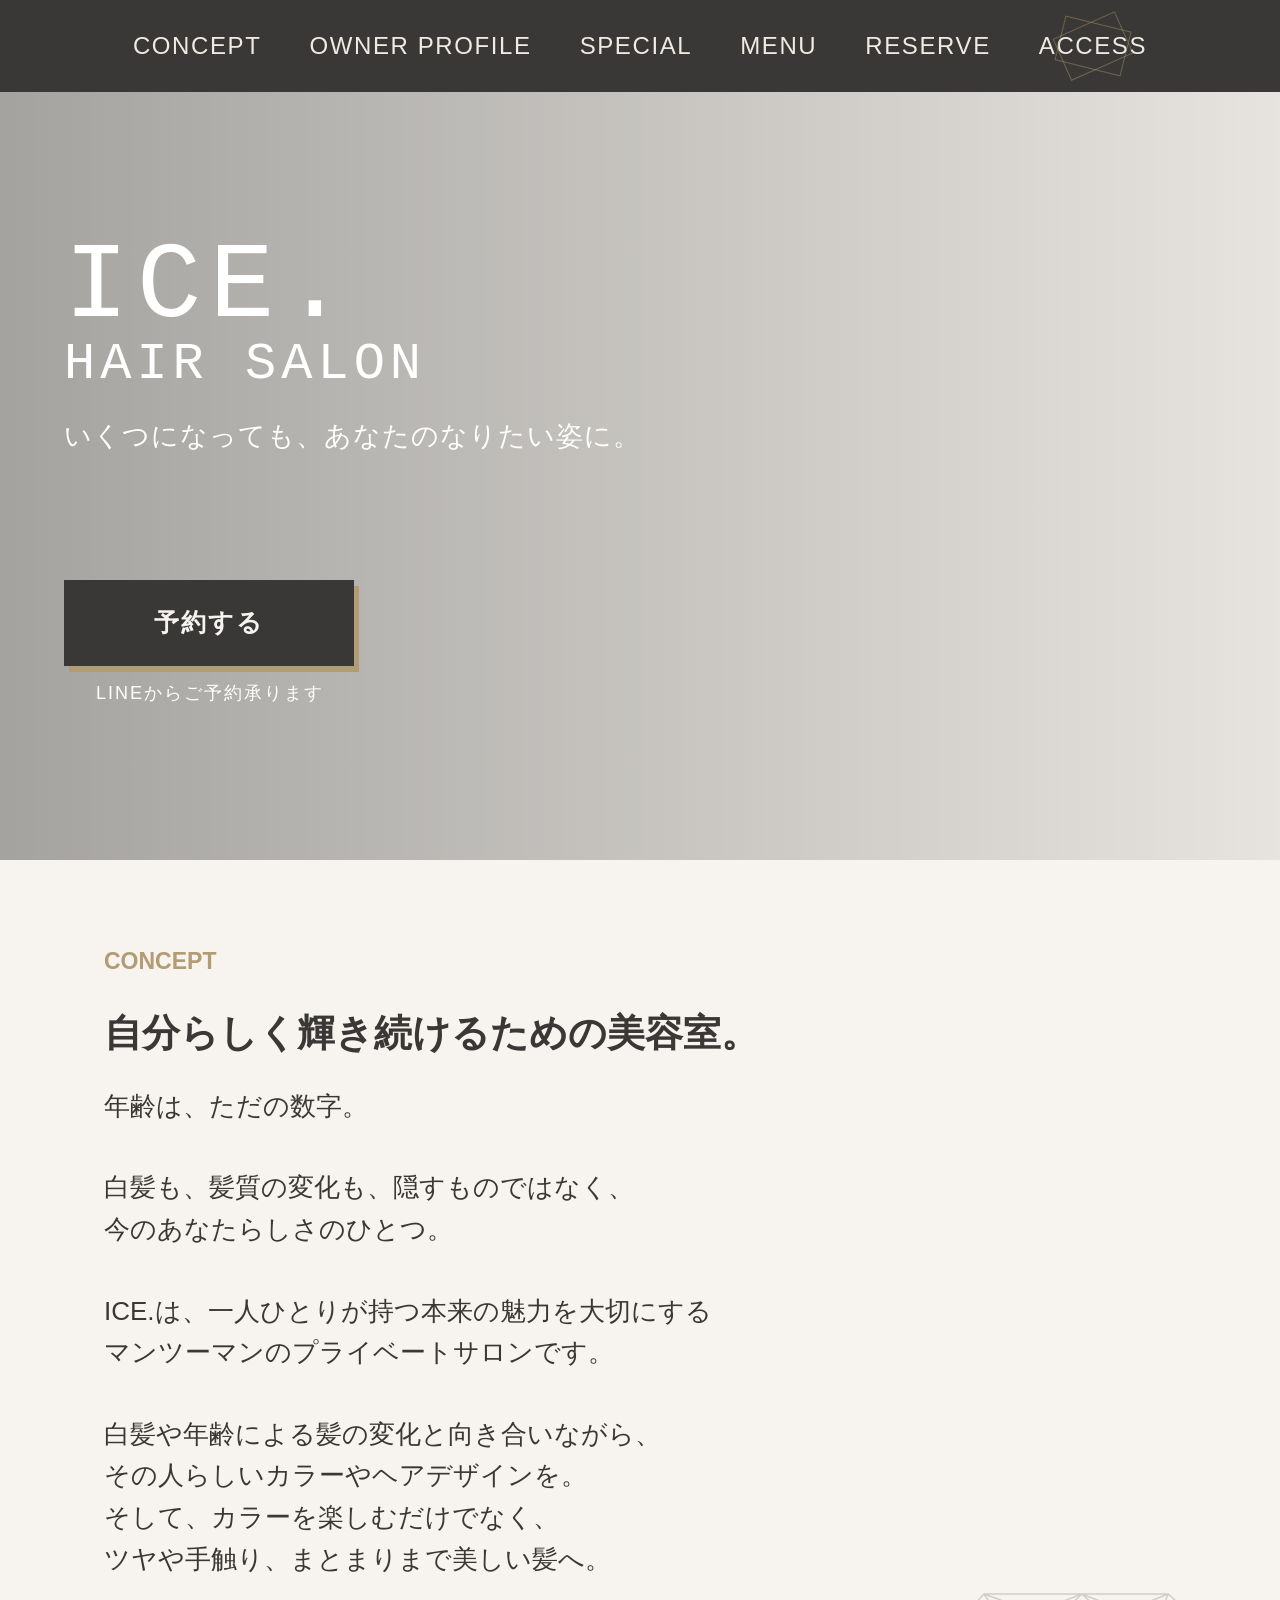
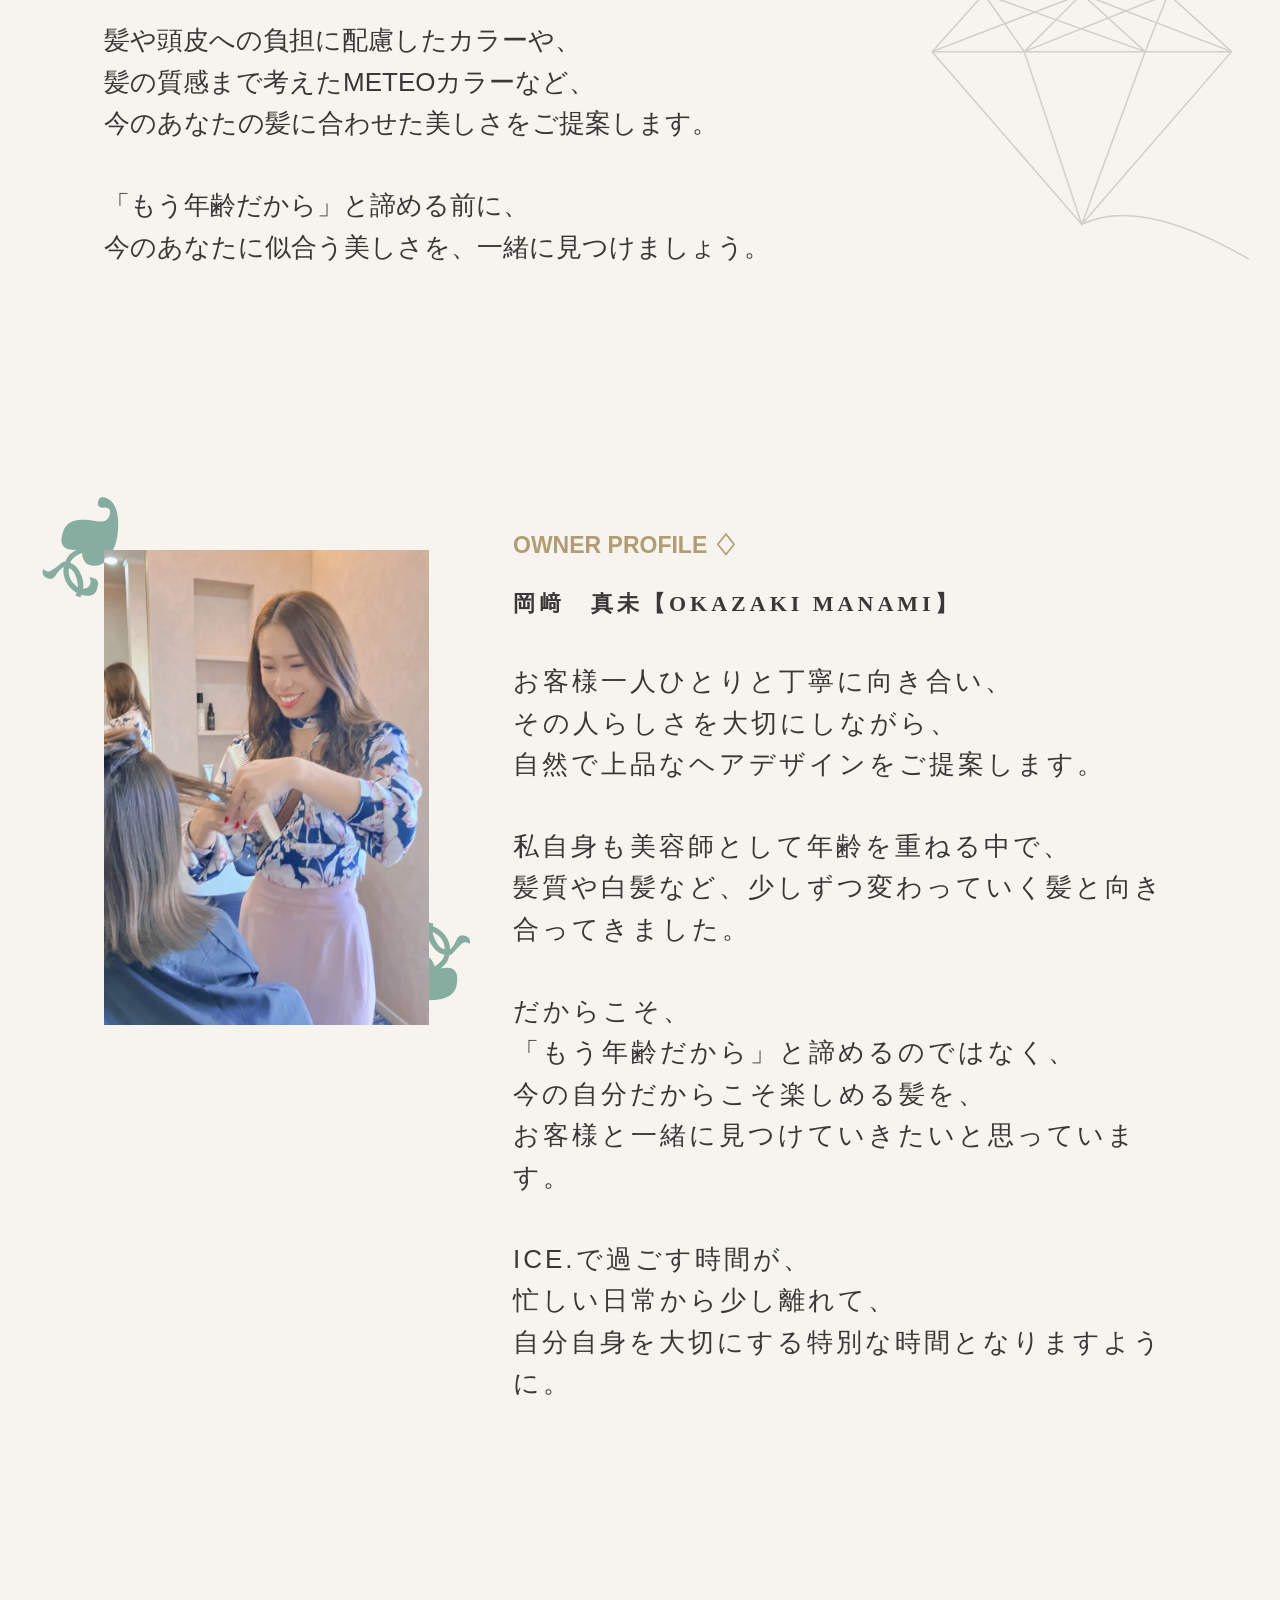
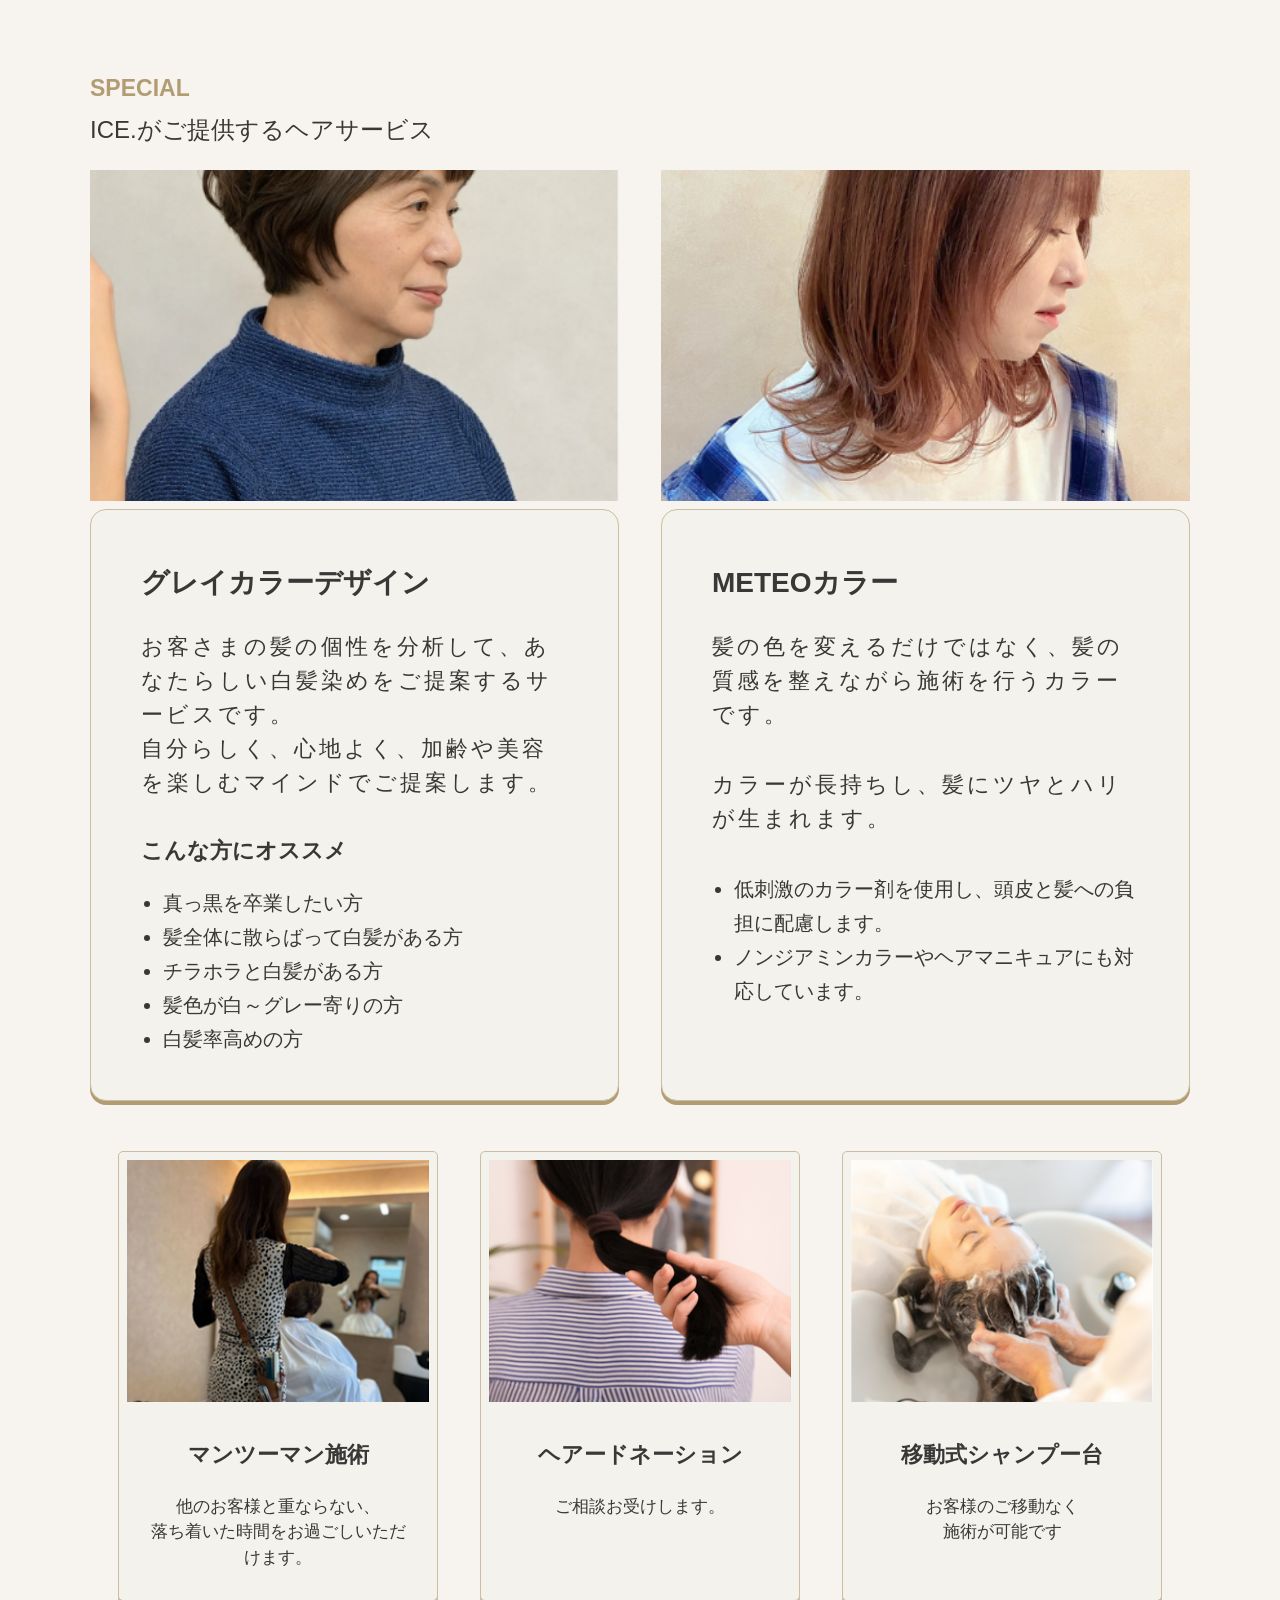
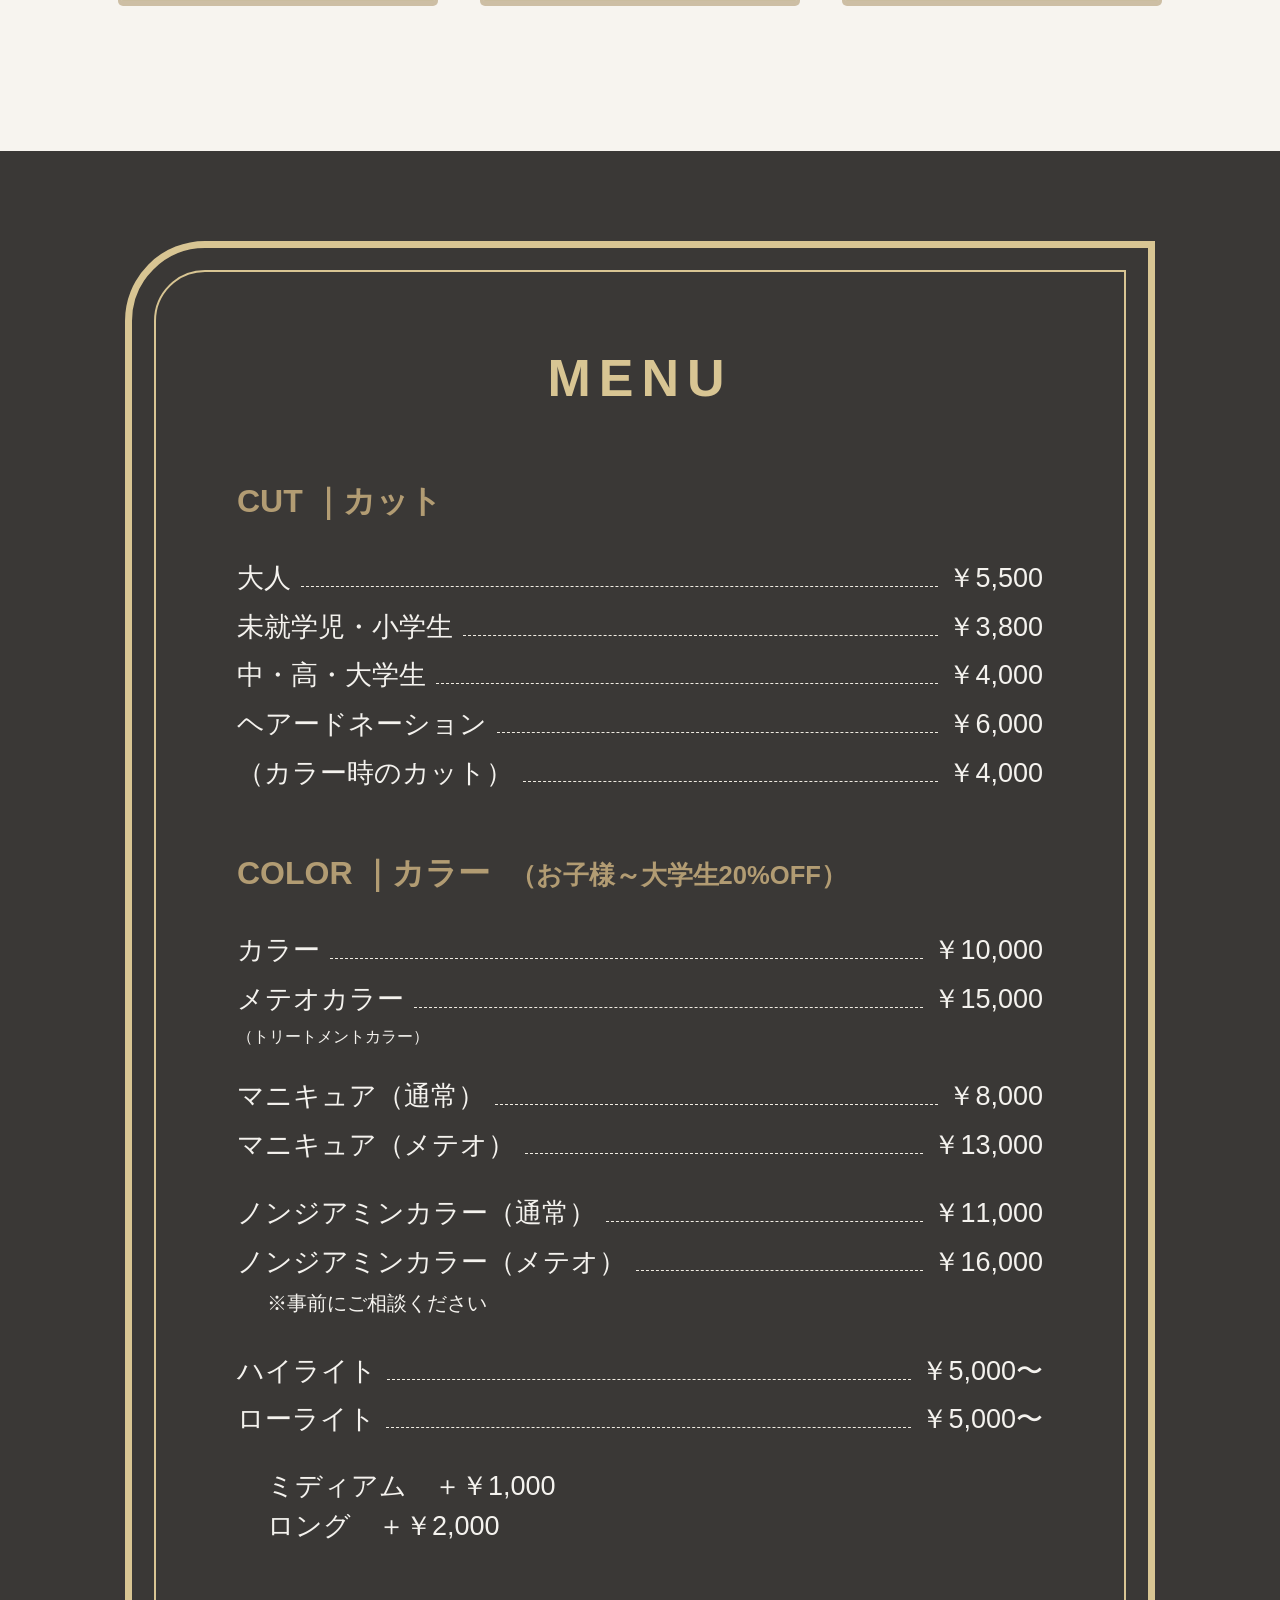
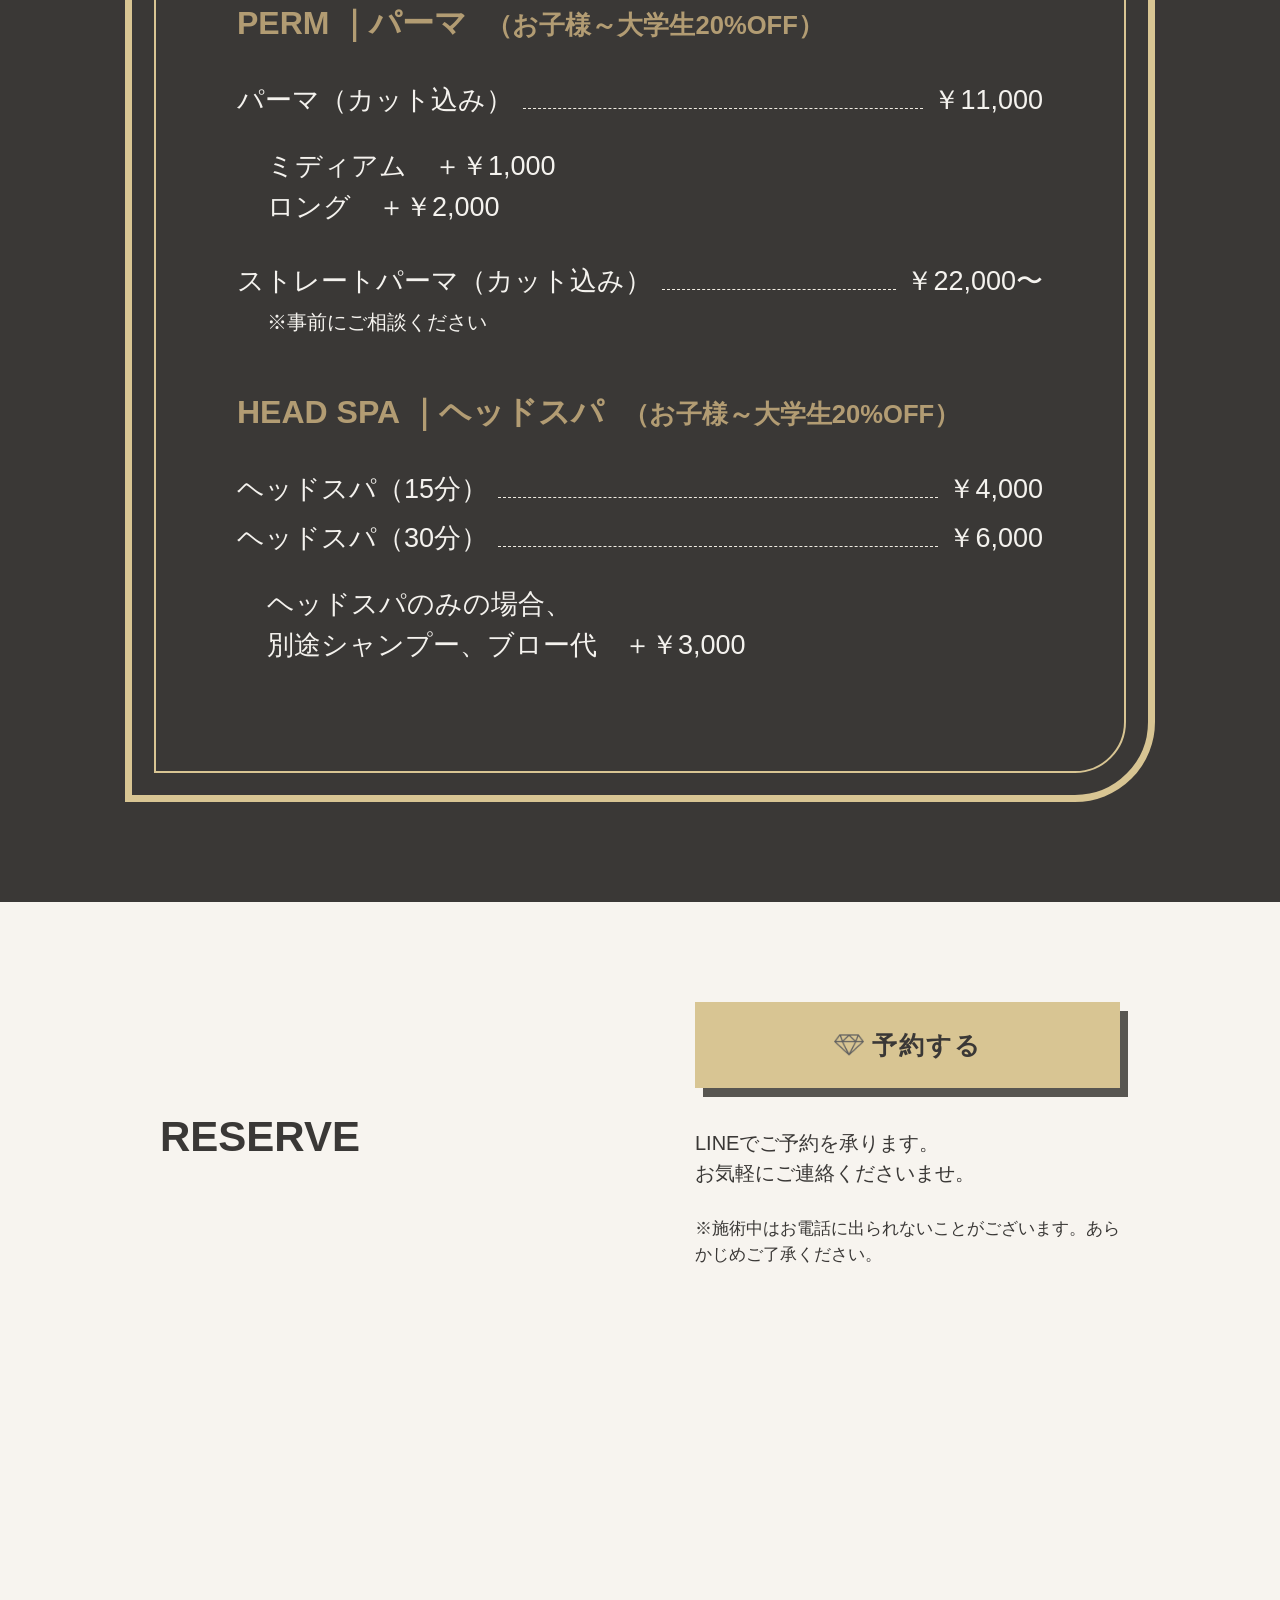
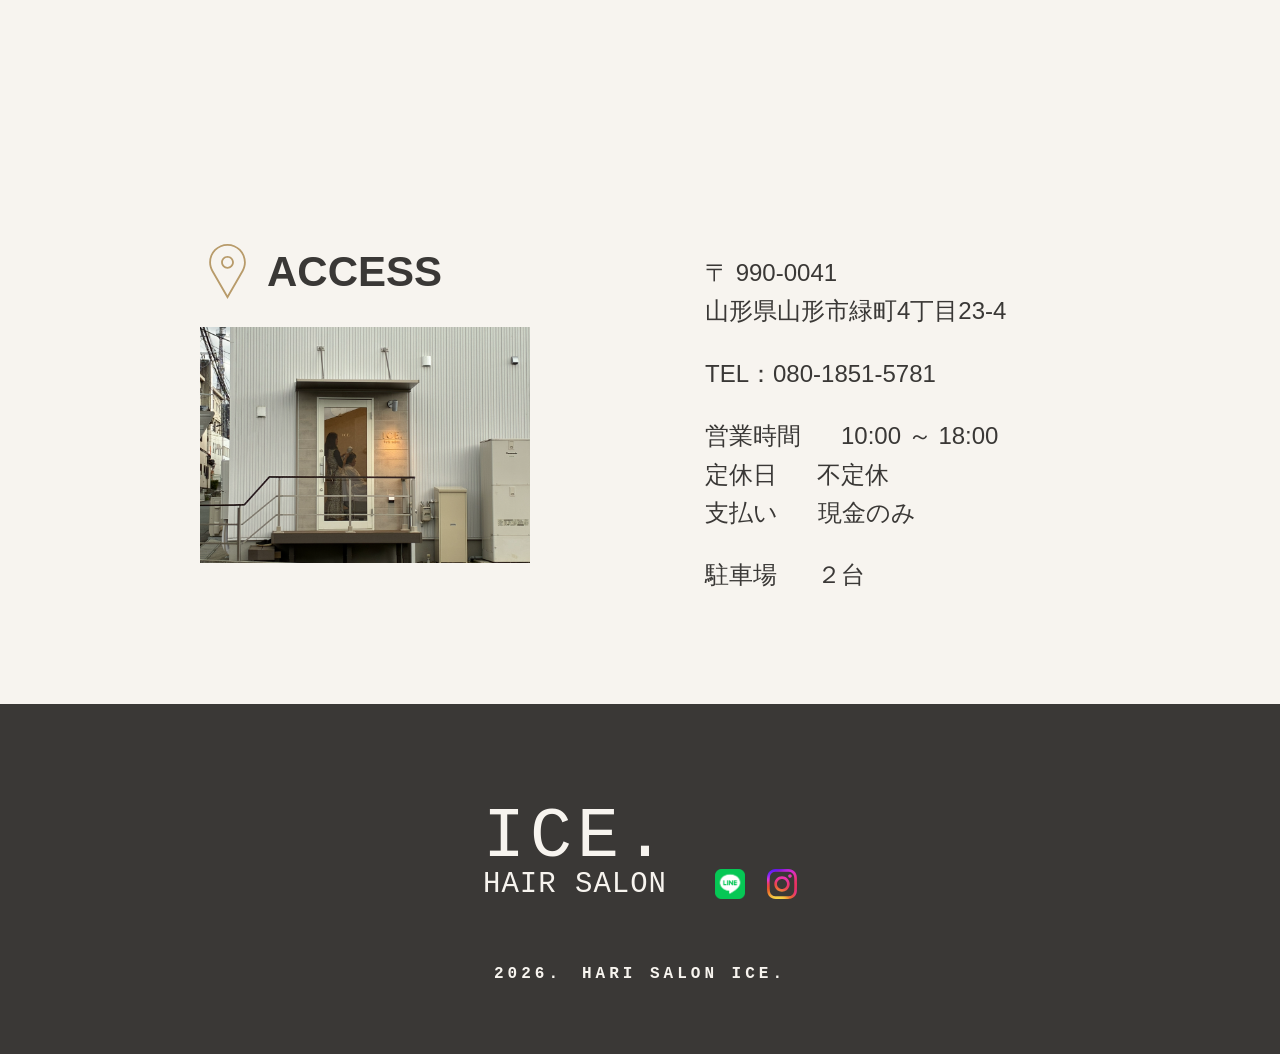
<file: index.html>
<!DOCTYPE html>
<html lang="ja">
  <!-- OGP設定 -->
  <head prefix="og: http://ogp.me/ns# fb: http://ogp.me/ns/ fb# website: http://ogp.me/ns/website#">
  <meta property="og:type" content="website">
  <meta property="og:url" content="https://hair-salon-ice.pages.dev/">
  <meta property="og:image" content="https://hair-salon-ice.pages.dev/assets/ogp.png">
  <meta property="og:image:width" content="1280">
  <meta property="og:image:height" content="670">
  <meta property="og:image:alt" content="HAIR SALON ICE. 年齢は、ただの数字。自分らしく輝き続けるための美容室。">
  <meta property="og:title" content="山形市の美容室 hair salon ICE.|METEOカラー・グレイカラー">
  <meta property="og:description" content="年齢を重ねても、自分らしく、心地よく。髪を通して、毎日が少し楽しみになる。ひとりひとりの今の髪に、やさしく寄り添います。">
  <meta property="og:site_name" content="hair slaon ICE.">

    <!-- 文字コード -->
    <meta charset="utf-8">

    <!-- 表示領域をデバイス依存にする、viewportを設定する -->
    <meta name="viewport" content="width=device-width,initial-scale=1">

    <!-- ページの説明文 -->
    <meta name="description" content="hair slon ICE.｜カラー＆グレイカラーをデザインするプライベートサロン">

    <!-- ブラウザで表示されるタイトル -->
    <title>ICE. HAIR SALON｜ヘアカラーを楽しむプライベートサロン</title>

    <!-- スタイルシート -->
    <link rel="stylesheet" href="styles.css">

    <!-- スクリプト -->
    <script src="script.js" defer></script>

    <!-- ファビコン -->
    <link rel="icon" href="assets/favicon.ico">

  </head>

  <body>

    <!-- -----------------------------------
    ヘッダー（メニュー）
    --------------------------------------->
    <header>
      <nav aria-label="メインナビゲーション">
        <a href="#concept">CONCEPT</a>
        <a href="#owner">OWNER PROFILE</a>
        <a href="#special">SPECIAL</a>
        <a href="#menu">MENU</a>
        <a href="#reserve">RESERVE</a>
        <a href="#access" class="nav-access">ACCESS</a>
      </nav>
    </header>

    <main>

      <!-- -----------------------------------
      ファーストビュー
      --------------------------------------->
      <section class="hero" aria-label="ICE. HAIR SALON">
        
          <!-- 背景スライドショー -->
           <div class="hero-slideshow" aria-hidden="true">
            <div class="hero-slide"></div>
            <div class="hero-slide"></div>
            <div class="hero-slide"></div>
            <div class="hero-slide"></div>
          </div>

        <div class="hero-inner">
          <h1 class="brand intro">ICE.<small>HAIR SALON</small></h1>
          <p class="tagline intro">いくつになっても、あなたのなりたい姿に。</p>
          <a class="button dark intro" href="https://line.me/R/ti/p/@261runby?ts=09071719&amp;oat_content=url" target="_blank" rel="noopener noreferrer" aria-label="LINEで予約する（新しいタブ）">予約する</a>
          <p class="opening intro">LINEからご予約承ります</p>
        </div>
      </section>


      <!-- -----------------------------------
      コンセプト（CONCEPT）
      --------------------------------------->
      <section id="concept" class="concept section">
        <div class="container">
          <h2 class="eyebrow reveal">CONCEPT</h2>
          <h3 class="reveal">自分らしく輝き続けるための美容室。</h3>

          <div class="concept-copy reveal">
            <p>年齢は、ただの数字。</p>
            <p>
              白髪も、髪質の変化も、隠すものではなく、<br class="desktop">
              今のあなたらしさのひとつ。
            </p>
            <p>
              ICE.は、一人ひとりが持つ本来の魅力を大切にする<br class="desktop">
              マンツーマンのプライベートサロンです。
            </p>
            <p>
              白髪や年齢による髪の変化と向き合いながら、<br class="desktop">
              その人らしいカラーやヘアデザインを。<br>
              そして、カラーを楽しむだけでなく、<br>
              ツヤや手触り、まとまりまで美しい髪へ。
            </p>
            <p>
              髪や頭皮への負担に配慮したカラーや、<br>
              髪の質感まで考えたMETEOカラーなど、<br>
              今のあなたの髪に合わせた美しさをご提案します。
            </p>
            <p>
              「もう年齢だから」と諦める前に、<br>
              今のあなたに似合う美しさを、一緒に見つけましょう。
            </p>
          </div>

          <svg class="diamond" viewBox="0 0 300 260" aria-hidden="true">
            <g fill="none" stroke="currentColor">
              <path d="M20 70 65 20 225 20 280 70 150 220Z M20 70H280 M65 20 100 70 150 220 205 70 225 20 M65 20 205 70 150 20 100 70 225 20 M20 70 150 220 280 70 M65 20 20 70 150 20 280 70 225 20 M150 220Q200 195 295 250"/>
            </g>
          </svg>
        </div>
      </section>


      <!-- -----------------------------------
      オーナープロフィール（OWNER PROFILE）
      --------------------------------------->
      <section id="owner" class="owner section">
        <div class="container owner-grid">

          <figure class="owner-photo reveal">
            <img src="assets/owner.png" width="640" height="900" alt="施術風景" loading="lazy">
            <span class="leaf leaf-one" aria-hidden="true">❧</span>
            <span class="leaf leaf-two" aria-hidden="true">❧</span>
          </figure>

          <div>
            <h2 class="eyebrow reveal">OWNER PROFILE <span aria-hidden="true">♢</span></h2>
            <h3 class="owner-name reveal">岡﨑　真未【OKAZAKI MANAMI】</h3>

            <div class="owner-copy reveal">
              <p>
                お客様一人ひとりと丁寧に向き合い、<br>
                その人らしさを大切にしながら、<br>
                自然で上品なヘアデザインをご提案します。
              </p>
              <p>
                私自身も美容師として年齢を重ねる中で、<br>
                髪質や白髪など、少しずつ変わっていく髪と向き合ってきました。
              </p>
              <p>
                だからこそ、<br>
                「もう年齢だから」と諦めるのではなく、<br>
                今の自分だからこそ楽しめる髪を、<br>
                お客様と一緒に見つけていきたいと思っています。
              </p>
              <p>
                ICE.で過ごす時間が、<br>
                忙しい日常から少し離れて、<br>
                自分自身を大切にする特別な時間となりますように。
              </p>
            </div>
          </div>

        </div>
      </section>


      <!-- -----------------------------------
      スペシャル・サービス紹介（SPECIAL）
      --------------------------------------->
      <section id="special" class="special section">
        <div class="container">
          <h2 class="eyebrow reveal">SPECIAL</h2>
          <p class="special-sub reveal">ICE.がご提供するヘアサービス</p>

          <div class="special-grid">

            <article class="feature reveal">
              <img src="assets/gray.png" width="800" height="500" alt="グレイヘア" loading="lazy">
              <div class="card">
                <h3>グレイカラーデザイン</h3>
                <p>
                  お客さまの髪の個性を分析して、あなたらしい白髪染めをご提案するサービスです。<br>
                  自分らしく、心地よく、加齢や美容を楽しむマインドでご提案します。
                </p>
                <h4>こんな方にオススメ</h4>
                <ul>
                  <li>真っ黒を卒業したい方</li>
                  <li>髪全体に散らばって白髪がある方</li>
                  <li>チラホラと白髪がある方</li>
                  <li>髪色が白～グレー寄りの方</li>
                  <li>白髪率高めの方</li>
                </ul>
              </div>
            </article>

            <article class="feature reveal">
              <img src="assets/color.png" width="800" height="500" alt="ヘアカラー施術" loading="lazy">
              <div class="card">
                <h3>METEOカラー</h3>
                <p>髪の色を変えるだけではなく、髪の質感を整えながら施術を行うカラーです。</p>
                <p>カラーが長持ちし、髪にツヤとハリが生まれます。</p>
                <ul>
                  <li>低刺激のカラー剤を使用し、頭皮と髪への負担に配慮します。</li>
                  <li>ノンジアミンカラーやヘアマニキュアにも対応しています。</li>
                </ul>
              </div>
            </article>

          </div>

          <div class="services">

            <article class="small-card reveal">
              <img src="assets/tools.png" alt="美容道具" width="600" height="450" loading="lazy">
              <h3>マンツーマン施術</h3>
              <p>
                他のお客様と重ならない、<br>
                落ち着いた時間をお過ごしいただけます。
              </p>
            </article>

            <article class="small-card reveal">
              <img src="assets/donation.png" alt="ヘアカット" width="600" height="450" loading="lazy">
              <h3>ヘアードネーション</h3>
              <p>ご相談お受けします。</p>
            </article>

            <article class="small-card reveal">
              <img src="assets/shampoo.png" alt="移動式シャンプー台" width="600" height="450" loading="lazy">
              <h3>移動式シャンプー台</h3>
              <p>
                お客様のご移動なく<br>
                施術が可能です
              </p>
            </article>

          </div>
        </div>
      </section>


      <!-- -----------------------------------
      メニュー・料金（MENU）
      --------------------------------------->
      <section id="menu" class="menu">
        <div class="menu-frame">
          <div class="menu-content">
            <h2 class="reveal">MENU</h2>

            <!-- カット -->
            <div class="menu-group reveal">
              <h3>CUT <span>｜カット</span></h3>
              <dl>
                <div>
                  <dt>大人</dt>
                  <dd>￥5,500</dd>
                </div>
                <div>
                  <dt>未就学児・小学生</dt>
                  <dd>￥3,800</dd>
                </div>
                <div>
                  <dt>中・高・大学生</dt>
                  <dd>￥4,000</dd>
                </div>
                <div>
                  <dt>ヘアードネーション</dt>
                  <dd>￥6,000</dd>
                </div>
                <div>
                  <dt>（カラー時のカット）</dt>
                  <dd>￥4,000</dd>
                </div>
              </dl>
            </div>

            <!-- カラー -->
            <div class="menu-group reveal">
              <h3>COLOR <span>｜カラー</span> <small class="menu-discount">（お子様～大学生20%OFF）</small></h3>
              <dl>
                <div>
                  <dt>カラー</dt>
                  <dd>￥10,000</dd>
                </div>
                <div>
                  <dt>メテオカラー<small>（トリートメントカラー）</small></dt>
                  <dd>￥15,000</dd>
                </div>
                <div>
                  <dt>マニキュア（通常）</dt>
                  <dd>￥8,000</dd>
                </div>
                <div class="gap-after">
                  <dt>マニキュア（メテオ）</dt>
                  <dd>￥13,000</dd>
                </div>
                <div>
                  <dt>ノンジアミンカラー（通常）</dt>
                  <dd>￥11,000</dd>
                </div>
                <div>
                  <dt>ノンジアミンカラー（メテオ）</dt>
                  <dd>￥16,000</dd>
                </div>
              </dl>

              <p class="menu-note">※事前にご相談ください</p>

              <dl>
                <div>
                  <dt>ハイライト</dt>
                  <dd>￥5,000〜</dd>
                </div>
                <div>
                  <dt>ローライト</dt>
                  <dd>￥5,000〜</dd>
                </div>
              </dl>

              <p class="length">
                ミディアム　＋￥1,000<br>
                ロング　＋￥2,000
              </p>
            </div>

            <!-- パーマ -->
            <div class="menu-group reveal">
              <h3>PERM <span>｜パーマ</span> <small class="menu-discount">（お子様～大学生20%OFF）</small></h3>
              <dl>
                <div>
                  <dt>パーマ（カット込み）</dt>
                  <dd>￥11,000</dd>
                </div>
              </dl>

              <p class="length">
                ミディアム　＋￥1,000<br>
                ロング　＋￥2,000
              </p>

              <dl>
                <div>
                  <dt>ストレートパーマ（カット込み）</dt>
                  <dd>￥22,000〜</dd>
                </div>
              </dl>

              <p class="menu-note">※事前にご相談ください</p>
            </div>

            <!-- ヘッドスパ -->
            <div class="menu-group reveal">
              <h3>HEAD SPA <span>｜ヘッドスパ</span> <small class="menu-discount">（お子様～大学生20%OFF）</small></h3>
              <dl>
                <div>
                  <dt>ヘッドスパ（15分）</dt>
                  <dd>￥4,000</dd>
                </div>
                <div>
                  <dt>ヘッドスパ（30分）</dt>
                  <dd>￥6,000</dd>
                </div>
              </dl>

              <p class="length">
                ヘッドスパのみの場合、<br>
                別途シャンプー、ブロー代　＋￥3,000
              </p>
            </div>

          </div>
        </div>
      </section>


      <!-- -----------------------------------
      ご予約（RESERVE）
      --------------------------------------->
      <section id="reserve" class="reserve section">
        <div class="container reserve-grid">
          <h2 class="reveal">RESERVE</h2>

          <div class="reveal">
            <a class="button gold" href="https://line.me/R/ti/p/@261runby?ts=09071719&amp;oat_content=url" target="_blank" rel="noopener noreferrer" aria-label="LINEで予約する（新しいタブ）">
              <img src="assets/ice.png" alt="" width="60" height="60" loading="lazy">予約する
            </a>
            <p>
              LINEでご予約を承ります。<br>
              お気軽にご連絡くださいませ。
            </p>
            <p class="note">※施術中はお電話に出られないことがございます。あらかじめご了承ください。</p>
            <p id="reserve-status" class="status" role="status"></p>
          </div>
        </div>
      </section>


      <!-- -----------------------------------
      アクセス（ACCESS）
      --------------------------------------->
      <section id="access">

        <div class="map-embed">
          <iframe src="https://www.google.com/maps/embed?pb=!1m14!1m8!1m3!1d391.6378282492587!2d140.3506645!3d38.2539258!3m2!1i1024!2i768!4f13.1!3m3!1m2!1s0x5f8bc9a059525477%3A0x843a5c828e0ce5a!2shair%20salon%20ICE.!5e0!3m2!1sja!2sjp!4v1794414505935!5m2!1sja!2sjp" title="hair salon ICE. のアクセスマップ（山形県山形市緑町4-23-4）" width="1440" height="370" style="border:0;" allowfullscreen="" loading="lazy" referrerpolicy="strict-origin-when-cross-origin"></iframe>
        </div>

        <div class="container access-grid section">

          <div class="reveal">
            <h2><img src="assets/map-marker-svgrepo-com.svg" alt="access_icon" width="60" height="60" loading="lazy">ACCESS</h2>
            <img class="exterior" src="assets/exterior.png" alt="店舗外観" width="700" height="500" loading="lazy">
          </div>

          <div class="access-info reveal">
            <p>
              〒 990-0041<br>
              山形県山形市緑町4丁目23-4
            </p>
            <p>TEL：080-1851-5781</p>
            <dl>
              <div>
                <dt>営業時間</dt>
                <dd>10:00 ～ 18:00</dd>
              </div>
              <div>
                <dt>定休日</dt>
                <dd>不定休</dd>
              </div>
              <div>
                <dt>支払い</dt>
                <dd>現金のみ</dd>
              </div>
              <div>
                <dt>駐車場</dt>
                <dd>２台</dd>
              </div>
            </dl>
          </div>

        </div>
      </section>

    </main>


    <!-- -----------------------------------
    フッター
    --------------------------------------->
    <footer>
      <div class="footer-row">
        <a href="#" class="brand" aria-label="ページ先頭へ">ICE.<small>HAIR SALON</small></a>
        <div class="social">
          <a href="https://line.me/R/ti/p/@261runby?ts=09071719&amp;oat_content=url" target="_blank" rel="noopener noreferrer" aria-label="LINE（新しいタブ）">
            <img src="assets/LINE_Brand_icon.png" alt="LINE" width="30" height="30" loading="lazy">
          </a>
          <a href="https://www.instagram.com/hairsalonice?utm_source=ig_web_button_share_sheet&mdxt=ZDNlZDc0MzIxNw==" target="_blank" rel="noopener noreferrer" aria-label="Instagram（新しいタブ）">
            <img src="assets/Instagram_Glyph_Gradient.svg" alt="Instagram" width="30" height="30" loading="lazy">
          </a>
        </div>
      </div>
      <p>2026.　HARI SALON ICE.</p>
    </footer>

  </body>

</html>
</file>
<file: styles.css>
/** -----------------------------------
    変数
-------------------------------------**/
:root {
  --paper: #f7f4ef;
  --ink: #3a3836;
  --gold: #b29c73;
  --lightgold: #d8c593;
}

/** -----------------------------------
    リセット・共通
-------------------------------------**/
* {
  box-sizing: border-box;
}

html {
  scroll-behavior: smooth;
}

body {
  margin: 0;
  background: var(--paper);
  color: var(--ink);
  font-family: "Meiryo","Yu Gothic", "游ゴシック", "YuGothic", "游ゴシック体", "Osaka", "Verdana", "ヒラギノ角ゴ Pro W3", "Hiragino Kaku Gothic Pro", "メイリオ", "Meiryo", "ＭＳ Ｐゴシック", "MS PGothic", sans-serif;;
  font-weight: 400;
}

a {
  color: inherit;
}

button {
  font: inherit;
}

img {
  display: block;
  width: 100%;
  height: auto;
}

/** -----------------------------------
    ヘッダー
-------------------------------------**/
header {
  background: var(--ink);
  color: #efebe2;
}

nav {
  min-height: 92px;
  display: flex;
  align-items: center;
  justify-content: center;
  gap: 48px;
  padding: 20px;
}

nav a {
  text-decoration: none;
  font-family: Arial, sans-serif;
  font-size: 24px;
  letter-spacing: 1.6px;
  position: relative;
}

nav a:hover {
  color: var(--lightgold);
}

.nav-access:before, .nav-access:after {
  content: "";
  position: absolute;
  inset: -9px 20px;
  border: 1px solid #b29c7370;
  transform: rotate(14deg);
  pointer-events: none;
}

.nav-access:after {
  transform: rotate(-24deg);
}

/** -----------------------------------
    ファーストビュー
-------------------------------------**/
.hero {
  position: relative;
  height: 768px;
  color: white;
  overflow: hidden;
  isolation: isolate;
}

/* スライドショー全体 */
.hero-slideshow {
  position: absolute;
  inset: 0;
  z-index: -1;
}

/* 各スライド */
.hero-slide {
  position: absolute;
  inset: 0;
  background-position: center;
  background-size: cover;
  background-repeat: no-repeat;
  opacity: 0;
  animation: heroFade 32s linear infinite;
}

/* 画像と表示タイミング */
.hero-slide:nth-child(1) {
  background-image: url("assets/hero01.png");
  animation-delay: 0s;
}

.hero-slide:nth-child(2) {
  background-image: url("assets/hero02.png");
  animation-delay: -24s;
}

.hero-slide:nth-child(3) {
  background-image: url("assets/hero03.png");
  animation-delay: -16s;
}

.hero-slide:nth-child(4) {
  background-image: url("assets/hero04.png");
  animation-delay: -8s;
}

/* クロスフェード：1.5秒 */
@keyframes heroFade {
  0% {
    opacity: 1;
  }

  20.3125% {
    opacity: 1;
  }

  25% {
    opacity: 0;
  }

  95.3125% {
    opacity: 0;
  }

  100% {
    opacity: 1;
  }
}

/* 文字の視認性を確保する暗いグラデーション */
.hero-slideshow::after {
  content: "";
  position: absolute;
  inset: 0;
  background: linear-gradient(90deg, #0005, #0001);
  pointer-events: none;
}

/* 文字・ボタンは固定 */
.hero-inner {
  position: relative;
  z-index: 1;
  max-width: 1152px;
  margin: auto;
  padding: 144px 0 70px;
}

.brand {
  font-family: "Courier New", monospace;
  font-weight: 400;
  letter-spacing: 8px;
  font-size: 108px;
  line-height: .96;
  margin: 0;
  text-decoration: none;
  display: inline-block;
}

.brand small {
  display: block;
  font-size: 52px;
  letter-spacing: 5px;
}

.tagline {
  font-size: 27px;
  margin: 28px 0 126px;
  letter-spacing: 1px;
}

.opening {
  font-size: 18px;
  letter-spacing: 2px;
  margin: 15px 0px 0 32px;
}

/** -----------------------------------
    ボタン
-------------------------------------**/
.button {
  display: inline-flex;
  justify-content: center;
  align-items: center;
  width: 290px;
  min-height: 86px;
  border: 0;
  letter-spacing: 2px;
  font-size: 25px;
  font-weight: 700;
  text-decoration: none;
  cursor: pointer;
  transition: transform .25s, box-shadow .25s;
}

.button:hover {
  transform: translateY(-3px);
}

.button:focus-visible, a:focus-visible {
  outline: 3px solid #ac854b;
  outline-offset: 6px;
}

.dark {
  background: var(--ink);
  color: var(--paper);
  box-shadow: 5px 6px 0 var(--gold);
}

.gold {
  background: var(--lightgold);
  color: var(--ink);
  width: 100%;
  box-shadow: 8px 9px 0 #585651;
}

.gold img {
  width: 30px;
  height: 30px;
  margin-right: 8px;
}

  /** -----------------------------------
    共通レイアウト
-------------------------------------**/
.container {
  width: min(1072px, calc(100% - 64px));
  margin: auto;
}

.section {
  padding: 88px 0;
}

h2, h3, h4, p, figure {
  margin-top: 0;
}

.eyebrow {
  font: 700 23px Arial, sans-serif;
  color: var(--gold);
  margin-bottom: 28px;
}

/** -----------------------------------
    コンセプト
-------------------------------------**/
.concept {
  position: relative;
  overflow: hidden;
  padding-bottom: 112px;
}

.concept h3 {
  font-size: 38px;
  margin-bottom: 22px;
  line-height: 1.6;
}

.concept-copy {
  font-size: 26px;
  line-height: 1.6;
  position: relative;
  z-index: 1;
}

.concept-copy p {
  margin-bottom: 40px;
}

.diamond {
  position: absolute;
  right: 2%;
  bottom: 150px;
  width: 27%;
  color: #c8c6bf;
  opacity: .8;
  stroke-width: 1.3;
}

/** -----------------------------------
    オーナー紹介
-------------------------------------**/
.owner {
  padding: 110px 0 130px;
}

.owner-grid {
  display: grid;
  grid-template-columns: 325px 1fr;
  gap: 84px;
}

.owner-photo {
  position: relative;
  margin: 20px 0 0;
}

.owner-photo img {
  aspect-ratio: 325/475;
  object-fit: cover;
}

.leaf {
  position: absolute;
  color: #87ada0;
  font-size: 150px;
  line-height: 1;
  z-index: -1;
}

.leaf-one {
  left: -80px;
  top: -80px;
  transform: rotate(-70deg);
}

.leaf-two {
  right: -65px;
  top: 350px;
  transform: rotate(100deg);
}

.owner-name {
  font-family: serif;
  font-size: 22px;
  letter-spacing: 4px;
  margin-bottom: 42px;
}

.owner-copy {
  font-size: 26px;
  line-height: 1.6;
  letter-spacing: 3px;
}

.owner-copy p {
  margin-bottom: 40px;
}

/** -----------------------------------
    スペシャル・サービス
-------------------------------------**/
.special {
  padding-top: 100px;
  padding-bottom: 150px;
}

.special .container {
  width: min(1100px, calc(100% - 64px));
}

.special .eyebrow {
  margin-bottom: 12px;
}

.special-sub {
  font-size: 24px;
  margin-bottom: 24px;
}

.special-grid {
  display: grid;
  grid-template-columns: 1fr 1fr;
  gap: 42px;
}

.feature {
  display: flex;
  flex-direction: column;
}

.feature > img {
  aspect-ratio: 1.6;
  object-fit: cover;
  margin-bottom: 8px;
}

.card {
  padding: 54px 50px 44px;
  border: 1px solid #cbbd9f;
  border-radius: 16px;
  background: #f4f2ed;
  box-shadow: 0 4px 0 var(--gold);
  flex: 1;
}

.card h3 {
  font-size: 28px;
  margin-bottom: 28px;
}

.card p {
  font-size: 22px;
  line-height: 1.55;
  letter-spacing: 3px;
  margin-bottom: 36px;
}

.card h4 {
  font-size: 22px;
  margin: 28px 0 12px;
}

.card ul {
  padding-left: 1.1em;
  font-size: 20px;
  line-height: 1.7;
  margin-bottom: 0;
}

.services {
  display: grid;
  grid-template-columns: repeat(3, 1fr);
  gap: 42px;
  padding: 50px 28px 0;
}

.small-card {
  border: 1px solid #cbbd9f;
  background: #f4f2ed;
  padding: 8px 8px 30px;
  box-shadow: 0 5px 0 #b29c7399;
  border-radius: 5px;
  text-align: center;
}

.small-card img {
  aspect-ratio: 1.25;
  object-fit: cover;
}

.small-card h3 {
  font-size: 22px;
  margin: 38px 0 24px;
}

.small-card p {
  font-size: 17px;
  line-height: 1.5;
  margin: 0 20px;
}

/** -----------------------------------
    メニュー
-------------------------------------**/
.menu {
  background: var(--ink);
  color: #f4f2ee;
  padding: 90px 0 100px;
}

.menu-frame {
  max-width: 1030px;
  width: calc(100% - 100px);
  border: 7px solid var(--lightgold);
  outline: 2px solid var(--lightgold);
  outline-offset: -31px;
  border-radius: 80px 0 80px 0;
  margin: auto;
  padding: 100px 105px;
}

.menu-content h2 {
  color: var(--lightgold);
  font-size: 52px;
  text-align: center;
  letter-spacing: 8px;
  margin: 0 0 72px;
}

.menu-group {
  margin-bottom: 55px;
}

.menu-group:last-child {
  margin-bottom: 0;
}

.menu-group h3 {
  font: 700 32px Arial, sans-serif;
  color: var(--gold);
  margin-bottom: 30px;
}

.menu-group h3 span {
  font-family: inherit;
}

.menu-group h3 .menu-discount {
  display: inline;
  font-size: 0.8em;/* 20%OFFの文字の大きさ */
  font-weight: 700;
  margin-left: 0.4em;
  white-space: nowrap;
}

.menu dl {
  margin: 0;
}

.menu dl > div {
  display: flex;
  gap: 10px;
  align-items: baseline;
  font-size: 27px;
  line-height: 1.8;
}

.menu dt {
  display: flex;
  align-items: baseline;
  flex: 1;
}

.menu dt:after {
  content: "";
  flex: 1;
  border-bottom: 1px dashed #efebe2;
  margin: 0 0 6px 10px;
  min-width: 12px;
}

.menu dd {
  margin: 0;
  white-space: nowrap;
}

.menu small {
  display: block;
  font-size: 16px;
}

.menu dt:has(small) {
  flex-wrap: wrap;
}

.menu dt small {
  order: 1;
  flex-basis: 100%;
}

.menu dl > div:has(small) {
  margin-bottom: 20px; /* （トリートメントカラー）の下の隙間の大きさ */
}

.menu dl > div.gap-after {
  margin-bottom: 20px; /* 「マニキュア（メテオ）」の下の隙間の大きさ */
}

.length {
  font-size: 27px;
  line-height: 1.5;
  margin: 22px 0 30px 30px;
}

.menu-note {
  font-size: 20px;
  margin: 3px 0 30px 30px;
}

/** -----------------------------------
    予約
-------------------------------------**/
.reserve {
  padding: 100px 0 110px;
}

.reserve-grid {
  display: grid;
  grid-template-columns: 1fr 1fr;
  gap: 110px;
  align-items: center;
  max-width: 960px;
}

.reserve h2, .access-grid h2 {
  font: 700 42px Arial, sans-serif;
  margin-bottom: 28px;
}

.reserve p {
  font-size: 20px;
  line-height: 1.5;
  margin-top: 40px;
}

.reserve .note {
  font-size: 17px;
  margin-top: 28px;
}

.reserve .status {
  font-size: 15px;
  margin: 12px 0 0;
  min-height: 1em;
}

.map-embed {
  line-height: 0;
}

.map-embed iframe {
  display: block;
  width: 100%;
  height: 370px;
  border: 0;
}

/** -----------------------------------
    アクセス
-------------------------------------**/
.access-grid {
  display: grid;
  grid-template-columns: 1fr 1fr;
  gap: 130px;
  max-width: 880px;
  padding: 65px 0 85px;
}

.pin {
  color: var(--gold);
}

.access-grid h2 {
  display: flex;
  align-items: center;
  gap: 12px;
}

.access-grid h2 img {
  width: 55px;
  height: 55px;
}

.exterior {
  max-width: 330px;
  aspect-ratio: 1.4;
  object-fit: cover;
}

.access-info {
  font-size: 24px;
  line-height: 1.6;
  padding-top: 10px;
}

.access-info p {
  margin-bottom: 24px;
}

.access-info dl > div {
  display: flex;
  gap: 40px;
}

.access-info dl > div:last-child {
  margin-top: 24px;
}

.access-info dd {
  margin: 0;
}

/** -----------------------------------
    フッター
-------------------------------------**/
footer {
  background: var(--ink);
  color: var(--paper);
  padding: 100px 24px 70px;
  text-align: center;
}

.footer-row {
  display: flex;
  align-items: end;
  justify-content: center;
  gap: 44px;
}

footer .brand {
  font-size: 70px;
  text-align: left;
  letter-spacing: 5px;
}

footer .brand small {
  font-size: 29px;
  letter-spacing: 1px;
}

.social {
  display: flex;
  align-items: center;
  gap: 22px;
}

.social img {
  width: 30px;
  height: 30px;
}

.social a {
  text-decoration: none;
  font-family: Arial, sans-serif;
  font-weight: 50;
  font-size: 13px;
}

.social a:last-child {
  background: transparent;
  color: #c3509a;
  font-size: 49px;
  padding: 0;
  line-height: 1;
}

footer > p {
  font: 700 16px monospace;
  letter-spacing: 4px;
  margin: 64px 0 0;
}

/** -----------------------------------
    アンカー位置調整
-------------------------------------**/
section[id] {
  scroll-margin-top: 25px;
}

/** -----------------------------------
    アニメーション
-------------------------------------**/
.intro {
  animation: enter 1.1s both;
}

.tagline.intro {
  animation-delay: .15s;
}

.opening.intro {
  animation-delay: .3s;
}

.button.intro {
  animation-delay: .45s;
}

.js .reveal {
  opacity: 0;
  transform: translateY(28px);
  transition: opacity .9s ease, transform .9s ease;
}

.js .reveal.visible {
  opacity: 1;
  transform: none;
}

.dots {
  animation: breathe 2s infinite;
}

@keyframes enter {
  from {
    opacity: 0;
    transform: translateY(22px);
  }
  to {
    opacity: 1;
    transform: none;
  }
}

@keyframes breathe {
  50% {
    opacity: .4;
  }
}

/** -----------------------------------
    レスポンシブ
-------------------------------------**/
@media (min-width: 1600px) {
  .hero-inner {
    max-width: 1152px;
  }
}

/** -----------------------------------
    タブレット
-------------------------------------**/
@media (max-width: 1100px) and (min-width: 701px) {
  /** -----------------------------------
      ヘッダー
  -------------------------------------**/
  nav {
    gap: 25px;
  }

  nav a {
    font-size: 17px;
  }

  /** -----------------------------------
      ファーストビュー
  -------------------------------------**/
  .hero-inner {
    padding-left: 9%;
    padding-right: 9%;
  }

  /** -----------------------------------
      オーナー紹介
  -------------------------------------**/
  .owner-grid {
    grid-template-columns: 30% 1fr;
    gap: 60px;
  }

  /** -----------------------------------
      スペシャル・サービス
  -------------------------------------**/
  .card {
    padding: 35px 28px;
  }

  /** -----------------------------------
      メニュー
  -------------------------------------**/
  .menu-frame {
    padding: 90px 65px;
  }

  .menu dl > div {
    font-size: 22px;
  }

  .owner-copy, .concept-copy {
    font-size: 23px;
  }

  .services {
    gap: 24px;
    padding-left: 0;
    padding-right: 0;
  }

  /** -----------------------------------
      アクセス
  -------------------------------------**/
  .access-grid {
    gap: 60px;
  }
}

/** -----------------------------------
    スマホ
-------------------------------------**/
@media (max-width: 700px) {
  /** -----------------------------------
      ヘッダー
  -------------------------------------**/
  nav {
    min-height: 48px;
    padding: 16px 12px;
    gap: 0;
    justify-content: space-between;
  }

  nav a {
    font-size: 8px;
    letter-spacing: .25px;
  }

  .nav-access:before, .nav-access:after {
    inset: -6px 6px;
  }

  /** -----------------------------------
      ファーストビュー
  -------------------------------------**/
  .hero {
    height: 570px;
    background-position: center;
  }

  .hero-inner {
    padding: 112px 32px 50px;
  }

  .brand {
    font-size: 58px;
    letter-spacing: 5px;
  }

  .brand small {
    font-size: 29px;
    letter-spacing: 2.5px;
  }

  .tagline {
    font-size: 14px;
    letter-spacing: 0;
    margin: 10px 0 62px;
    white-space: nowrap;
  }

  .opening {
    font-size: 16px;
    line-height: 1.2;
    letter-spacing: .5px;
    margin-bottom: 35px;
    max-width: 310px;
  }

  .opening span {
    display: block;
  }

  /** -----------------------------------
      ボタン
  -------------------------------------**/
  .button {
    min-height: 76px;
    width: 245px;
    font-size: 22px;
  }

  /** -----------------------------------
      共通レイアウト
  -------------------------------------**/
  .container, .special .container {
    width: calc(100% - 32px);
  }

  .section {
    padding: 78px 0;
  }

  .eyebrow {
    font-size: 18px;
    margin-bottom: 22px;
  }

  /** -----------------------------------
      コンセプト
  -------------------------------------**/
  .concept h3 {
    font-size: 27px;
    line-height: 1.6;
  }

  .concept-copy {
    font-size: 18px;
    line-height: 1.9;
    max-width: 100%;
  }

  .concept-copy p {
    margin-bottom: 32px;
  }

  .desktop {
    display: none;
  }

  .concept-copy br {
    display: none;
  }

  .diamond {
    width: 45%;
    right: -8%;
    bottom: 35px;
    opacity: .35;
  }

  /** -----------------------------------
      オーナー紹介
  -------------------------------------**/
  .owner {
    padding-top: 75px;
    padding-bottom: 70px;
  }

  .owner-grid {
    display: flex;
    flex-direction: column;
    gap: 58px;
  }

  .owner-photo {
    width: 72%;
    margin: 0 auto;
  }

  .owner-photo img {
    aspect-ratio: 325/475;
  }

  .leaf {
    z-index: 0;
    font-size: 105px;
  }

  .leaf-one {
    left: -50px;
    top: -50px;
  }

  .leaf-two {
    right: -42px;
    top: auto;
    bottom: -35px;
  }

  .owner-name {
    font-size: 17px;
    line-height: 1.7;
    letter-spacing: 1.4px;
    margin-bottom: 32px;
  }

  .owner-copy {
    font-size: 18px;
    line-height: 1.9;
    letter-spacing: 1px;
  }

  .owner-copy br {
    display: none;
  }

  .owner-copy p {
    margin-bottom: 32px;
  }

  /** -----------------------------------
      スペシャル・サービス
  -------------------------------------**/
  .special {
    padding-top: 70px;
    padding-bottom: 90px;
  }

  .special-sub {
    font-size: 18px;
    margin-bottom: 18px;
  }

  .special-grid {
    grid-template-columns: 1fr;
    gap: 22px;
  }

  .feature > img {
    aspect-ratio: 1.6;
  }

  .card {
    padding: 38px 35px 32px;
    border-radius: 12px;
  }

  .card h3 {
    font-size: 22px;
    margin-bottom: 20px;
  }

  .card p {
    font-size: 16px;
    letter-spacing: 2px;
    line-height: 1.5;
    margin-bottom: 26px;
  }

  .card h4 {
    font-size: 16px;
    margin: 24px 0 8px;
  }

  .card ul {
    font-size: 15px;
    line-height: 1.65;
  }

  .services {
    grid-template-columns: 1fr;
    gap: 25px;
    padding: 32px 18px 0;
  }

  .small-card {
    padding-bottom: 28px;
  }

  .small-card img {
    aspect-ratio: 1.4;
  }

  .small-card h3 {
    font-size: 20px;
    margin: 28px 0 18px;
  }

  .small-card p {
    font-size: 16px;
  }

  /** -----------------------------------
      メニュー
  -------------------------------------**/
  .menu {
    padding: 42px 0 48px;
  }

  .menu-frame {
    width: calc(100% - 26px);
    border-width: 3px;
    outline-width: 1px;
    outline-offset: -12px;
    border-radius: 35px 0 35px 0;
    padding: 44px 23px;
  }

  .menu-content h2 {
    font-size: 30px;
    margin-bottom: 35px;
    letter-spacing: 5px;
  }

  .menu-group {
    margin-bottom: 28px;
  }

  .menu-group h3 {
    font-size: 18px;
    margin-bottom: 18px;
  }

  .menu-group h3 .menu-discount {
    display: block;
    font-size: 0.8em;  /* 20%OFFの文字サイズ */
    margin-left: 0;
    margin-top: 4px;
  }

  .menu dl > div {
    font-size: 13px;
    line-height: 1.9;
    gap: 5px;
  }

  .menu dt:after {
    margin-left: 5px;
    margin-bottom: 4px;
    min-width: 4px;
  }

  .menu small {
    font-size: 10px;
  }

  .length {
    font-size: 14px;
    line-height: 1.7;
    margin: 15px 0 20px 8px;
  }

  .menu-note {
    font-size: 11px;
    margin-left: 8px;
    margin-bottom: 16px;
  }

  /** -----------------------------------
      予約
  -------------------------------------**/
  .reserve-grid {
    grid-template-columns: 1fr;
    gap: 30px;
    width: calc(100% - 60px);
  }

  .reserve h2, .access-grid h2 {
    font-size: 31px;
  }

  .reserve .button {
    width: 100%;
  }

  .reserve p {
    font-size: 17px;
    margin-top: 30px;
  }

  .reserve .note {
    font-size: 14px;
  }

  .map-embed iframe {
    height: 210px;
  }

  /** -----------------------------------
      アクセス
  -------------------------------------**/
  .access-grid {
    grid-template-columns: 1fr;
    gap: 30px;
    width: calc(100% - 60px);
    padding-top: 50px;
  }

  .exterior {
    max-width: none;
  }

  .access-info {
    font-size: 18px;
    padding: 0;
  }

  .access-info dl > div {
    gap: 30px;
  }

  .access-info dl > div:last-child {
    margin-top: 18px;
  }

  /** -----------------------------------
      フッター
  -------------------------------------**/
  footer {
    padding: 70px 20px 50px;
  }

  .footer-row {
    gap: 24px;
  }

  footer .brand {
    font-size: 48px;
    letter-spacing: 3px;
  }

  footer .brand small {
    font-size: 20px;
  }

  .social {
    gap: 12px;
  }

  .social a {
    font-size: 10px;
    padding: 10px 4px;
  }

  .social a:last-child {
    font-size: 36px;
  }

  footer > p {
    font-size: 11px;
    letter-spacing: 2px;
    margin-top: 45px;
  }
}

/** -----------------------------------
    動きを減らす設定
-------------------------------------**/
@media (prefers-reduced-motion: reduce) {
  html {
    scroll-behavior: auto;
  }

  *, *:before, *:after {
    animation: none !important;
    transition: none !important;
  }

  .js .reveal {
    opacity: 1;
    transform: none;
  }
}
</file>
